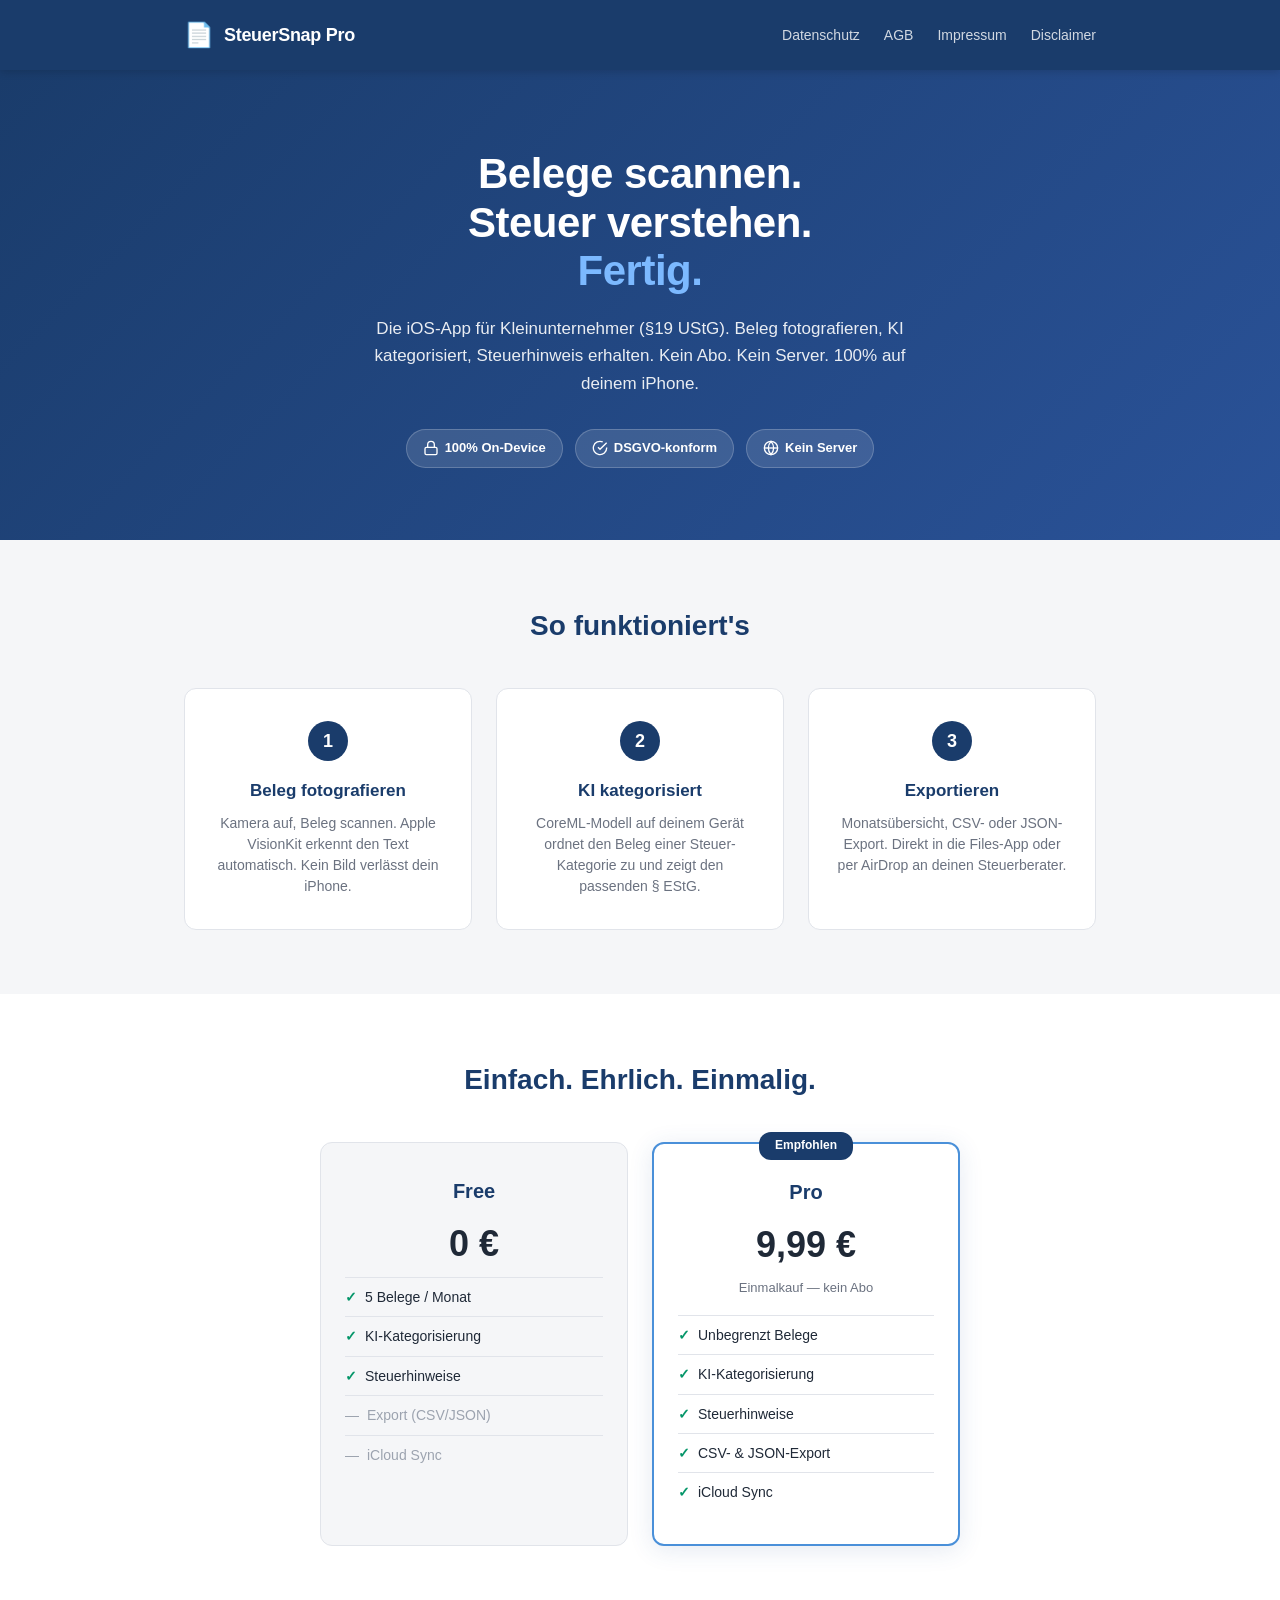
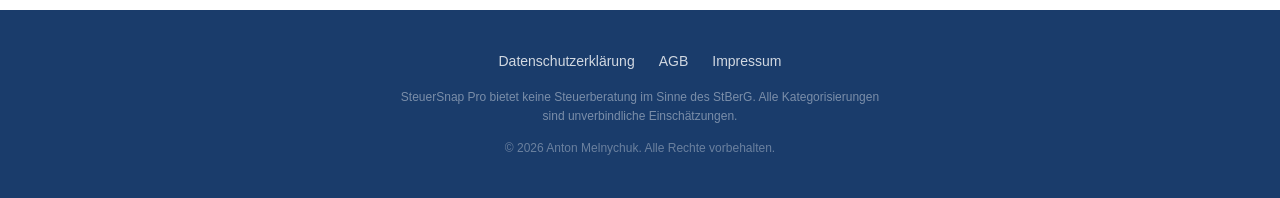
<file: index.html>
<!DOCTYPE html>
<html lang="de">
<head>
    <meta charset="UTF-8">
    <meta name="viewport" content="width=device-width, initial-scale=1.0">
    <title>SteuerSnap Pro — Belege scannen. Steuer verstehen. Fertig.</title>
    <meta name="description" content="SteuerSnap Pro ist die iOS-App für Kleinunternehmer (§19 UStG). Belege scannen, automatisch kategorisieren, exportieren. 100% On-Device, DSGVO-konform.">
    <link rel="stylesheet" href="style.css">
    <link rel="icon" type="image/svg+xml" href="data:image/svg+xml,<svg xmlns='http://www.w3.org/2000/svg' viewBox='0 0 100 100'><text y='.9em' font-size='90'>📄</text></svg>">
</head>
<body>
    <header class="site-header">
        <div class="container">
            <div class="logo">
                <span class="logo-icon">📄</span>
                <span class="logo-text">SteuerSnap Pro</span>
            </div>
            <nav>
                <a href="datenschutz.html">Datenschutz</a>
                <a href="agb.html">AGB</a>
                <a href="impressum.html">Impressum</a>
                <a href="disclaimer.html">Disclaimer</a>
            </nav>
        </div>
    </header>

    <main>
        <section class="hero">
            <div class="container">
                <h1>Belege scannen.<br>Steuer verstehen.<br><span class="accent">Fertig.</span></h1>
                <p class="subtitle">Die iOS-App für Kleinunternehmer (§19 UStG). Beleg fotografieren, KI kategorisiert, Steuerhinweis erhalten. Kein Abo. Kein Server. 100% auf deinem iPhone.</p>
                <div class="badges">
                    <span class="badge">
                        <svg width="16" height="16" viewBox="0 0 24 24" fill="none" stroke="currentColor" stroke-width="2"><rect x="3" y="11" width="18" height="11" rx="2" ry="2"/><path d="M7 11V7a5 5 0 0 1 10 0v4"/></svg>
                        100% On-Device
                    </span>
                    <span class="badge">
                        <svg width="16" height="16" viewBox="0 0 24 24" fill="none" stroke="currentColor" stroke-width="2"><path d="M22 11.08V12a10 10 0 1 1-5.93-9.14"/><polyline points="22 4 12 14.01 9 11.01"/></svg>
                        DSGVO-konform
                    </span>
                    <span class="badge">
                        <svg width="16" height="16" viewBox="0 0 24 24" fill="none" stroke="currentColor" stroke-width="2"><circle cx="12" cy="12" r="10"/><line x1="2" y1="12" x2="22" y2="12"/><path d="M12 2a15.3 15.3 0 0 1 4 10 15.3 15.3 0 0 1-4 10 15.3 15.3 0 0 1-4-10 15.3 15.3 0 0 1 4-10z"/></svg>
                        Kein Server
                    </span>
                </div>
            </div>
        </section>

        <section class="features">
            <div class="container">
                <h2>So funktioniert's</h2>
                <div class="feature-grid">
                    <div class="feature-card">
                        <div class="feature-number">1</div>
                        <h3>Beleg fotografieren</h3>
                        <p>Kamera auf, Beleg scannen. Apple VisionKit erkennt den Text automatisch. Kein Bild verlässt dein iPhone.</p>
                    </div>
                    <div class="feature-card">
                        <div class="feature-number">2</div>
                        <h3>KI kategorisiert</h3>
                        <p>CoreML-Modell auf deinem Gerät ordnet den Beleg einer Steuer-Kategorie zu und zeigt den passenden § EStG.</p>
                    </div>
                    <div class="feature-card">
                        <div class="feature-number">3</div>
                        <h3>Exportieren</h3>
                        <p>Monatsübersicht, CSV- oder JSON-Export. Direkt in die Files-App oder per AirDrop an deinen Steuerberater.</p>
                    </div>
                </div>
            </div>
        </section>

        <section class="pricing">
            <div class="container">
                <h2>Einfach. Ehrlich. Einmalig.</h2>
                <div class="pricing-grid">
                    <div class="price-card">
                        <h3>Free</h3>
                        <div class="price">0 &euro;</div>
                        <ul>
                            <li class="yes">5 Belege / Monat</li>
                            <li class="yes">KI-Kategorisierung</li>
                            <li class="yes">Steuerhinweise</li>
                            <li class="no">Export (CSV/JSON)</li>
                            <li class="no">iCloud Sync</li>
                        </ul>
                    </div>
                    <div class="price-card featured">
                        <div class="price-badge">Empfohlen</div>
                        <h3>Pro</h3>
                        <div class="price">9,99 &euro;</div>
                        <div class="price-note">Einmalkauf — kein Abo</div>
                        <ul>
                            <li class="yes">Unbegrenzt Belege</li>
                            <li class="yes">KI-Kategorisierung</li>
                            <li class="yes">Steuerhinweise</li>
                            <li class="yes">CSV- &amp; JSON-Export</li>
                            <li class="yes">iCloud Sync</li>
                        </ul>
                    </div>
                </div>
            </div>
        </section>
    </main>

    <footer>
        <div class="container">
            <div class="footer-links">
                <a href="datenschutz.html">Datenschutzerkl&auml;rung</a>
                <a href="agb.html">AGB</a>
                <a href="impressum.html">Impressum</a>
            </div>
            <p class="footer-note">SteuerSnap Pro bietet keine Steuerberatung im Sinne des StBerG. Alle Kategorisierungen sind unverbindliche Einsch&auml;tzungen.</p>
            <p class="footer-copy">&copy; 2026 Anton Melnychuk. Alle Rechte vorbehalten.</p>
        </div>
    </footer>
</body>
</html>
</file>
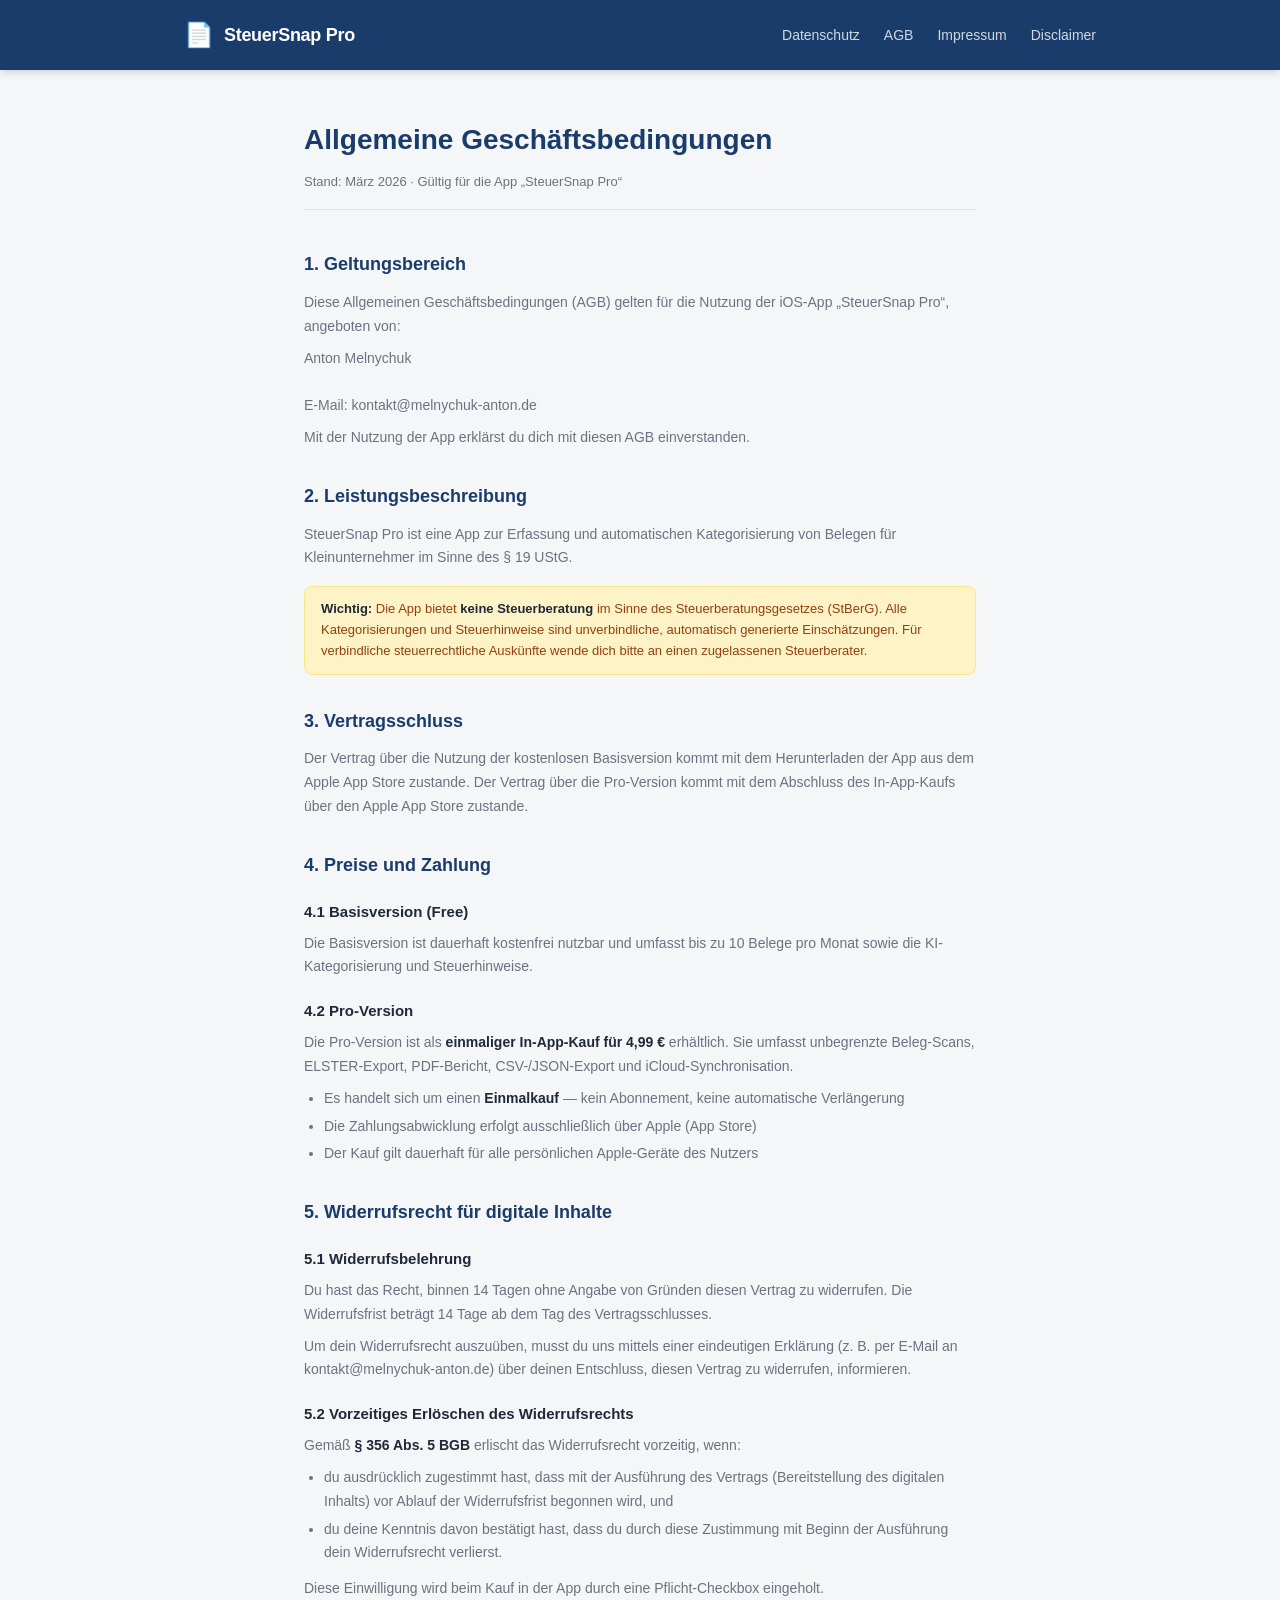
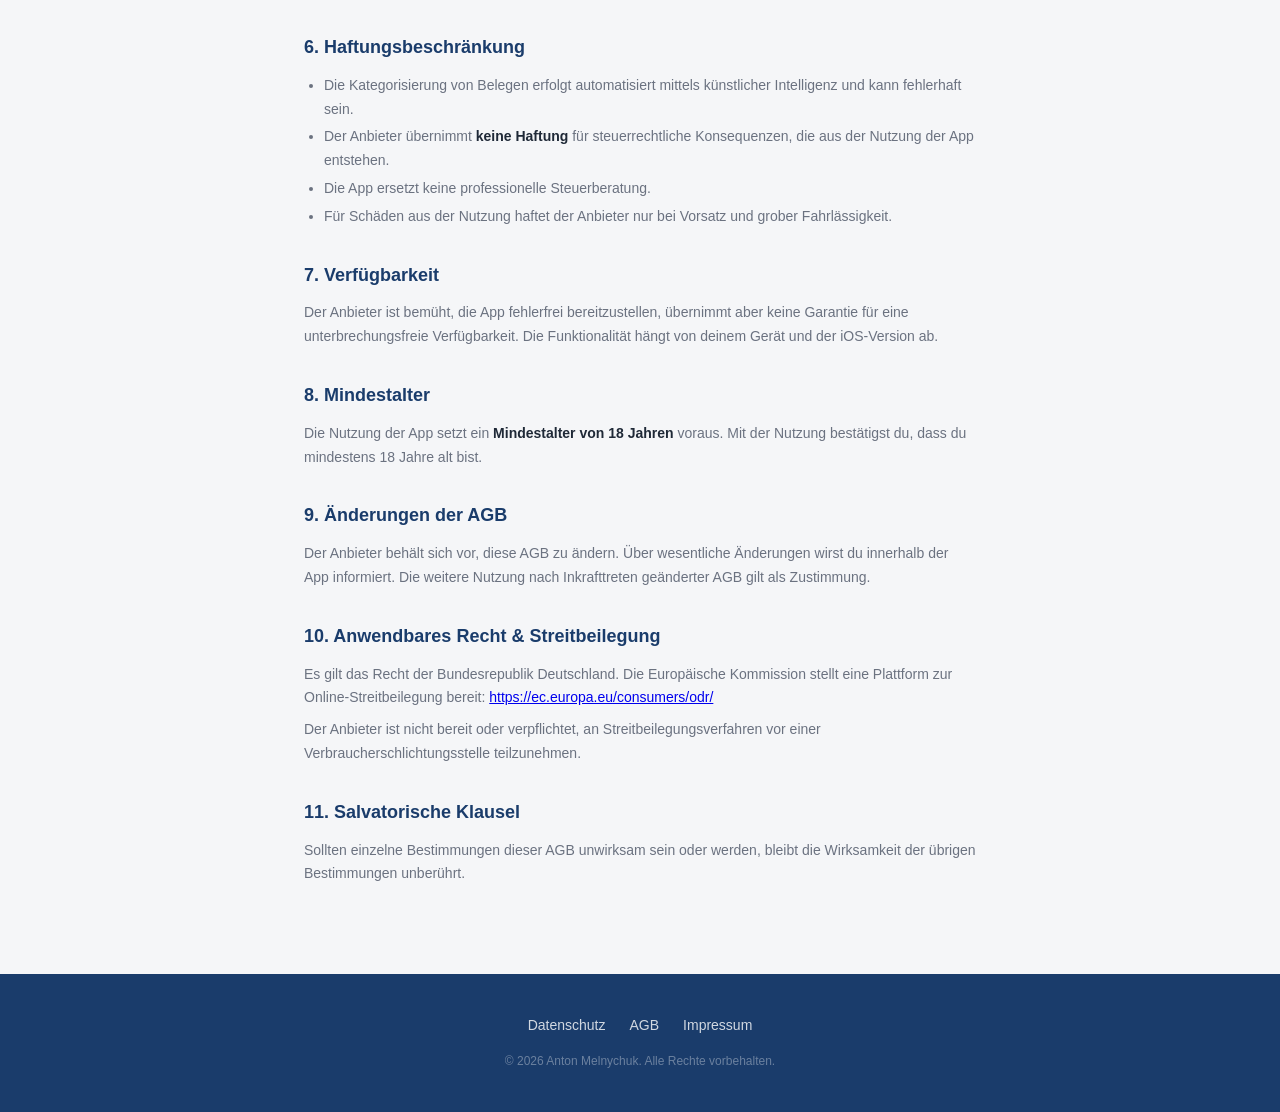
<file: agb.html>
<!DOCTYPE html>
<html lang="de">
<head>
    <meta charset="UTF-8">
    <meta name="viewport" content="width=device-width, initial-scale=1.0">
    <title>AGB — SteuerSnap Pro</title>
    <meta name="description" content="Allgemeine Gesch&auml;ftsbedingungen f&uuml;r SteuerSnap Pro.">
    <link rel="stylesheet" href="style.css">
</head>
<body>
    <header class="site-header">
        <div class="container">
            <a href="index.html" class="logo">
                <span class="logo-icon">📄</span>
                <span class="logo-text">SteuerSnap Pro</span>
            </a>
            <nav>
                <a href="datenschutz.html">Datenschutz</a>
                <a href="agb.html">AGB</a>
                <a href="impressum.html">Impressum</a>
                <a href="disclaimer.html">Disclaimer</a>
            </nav>
        </div>
    </header>

    <main class="legal-page">
        <div class="container">
            <h1>Allgemeine Gesch&auml;ftsbedingungen</h1>
            <p class="legal-meta">Stand: M&auml;rz 2026 &middot; G&uuml;ltig f&uuml;r die App &bdquo;SteuerSnap Pro&ldquo;</p>

            <h2>1. Geltungsbereich</h2>
            <p>Diese Allgemeinen Gesch&auml;ftsbedingungen (AGB) gelten f&uuml;r die Nutzung der iOS-App &bdquo;SteuerSnap Pro&ldquo;, angeboten von:</p>
            <p>
                Anton Melnychuk<br>
                <!-- [PRÜFEN: Adresse vor Launch einfügen] --><br>
                E-Mail: kontakt@melnychuk-anton.de
            </p>
            <p>Mit der Nutzung der App erkl&auml;rst du dich mit diesen AGB einverstanden.</p>

            <h2>2. Leistungsbeschreibung</h2>
            <p>SteuerSnap Pro ist eine App zur Erfassung und automatischen Kategorisierung von Belegen f&uuml;r Kleinunternehmer im Sinne des &sect; 19 UStG.</p>
            <div class="hinweis">
                <strong>Wichtig:</strong> Die App bietet <strong>keine Steuerberatung</strong> im Sinne des Steuerberatungsgesetzes (StBerG). Alle Kategorisierungen und Steuerhinweise sind unverbindliche, automatisch generierte Einsch&auml;tzungen. F&uuml;r verbindliche steuerrechtliche Ausk&uuml;nfte wende dich bitte an einen zugelassenen Steuerberater.
            </div>

            <h2>3. Vertragsschluss</h2>
            <p>Der Vertrag &uuml;ber die Nutzung der kostenlosen Basisversion kommt mit dem Herunterladen der App aus dem Apple App Store zustande. Der Vertrag &uuml;ber die Pro-Version kommt mit dem Abschluss des In-App-Kaufs &uuml;ber den Apple App Store zustande.</p>

            <h2>4. Preise und Zahlung</h2>
            <h3>4.1 Basisversion (Free)</h3>
            <p>Die Basisversion ist dauerhaft kostenfrei nutzbar und umfasst bis zu 10 Belege pro Monat sowie die KI-Kategorisierung und Steuerhinweise.</p>

            <h3>4.2 Pro-Version</h3>
            <p>Die Pro-Version ist als <strong>einmaliger In-App-Kauf f&uuml;r 4,99&nbsp;&euro;</strong> erh&auml;ltlich. Sie umfasst unbegrenzte Beleg-Scans, ELSTER-Export, PDF-Bericht, CSV-/JSON-Export und iCloud-Synchronisation.</p>
            <ul>
                <li>Es handelt sich um einen <strong>Einmalkauf</strong> &mdash; kein Abonnement, keine automatische Verl&auml;ngerung</li>
                <li>Die Zahlungsabwicklung erfolgt ausschlie&szlig;lich &uuml;ber Apple (App Store)</li>
                <li>Der Kauf gilt dauerhaft f&uuml;r alle pers&ouml;nlichen Apple-Ger&auml;te des Nutzers</li>
            </ul>


            <h2>5. Widerrufsrecht f&uuml;r digitale Inhalte</h2>
            <h3>5.1 Widerrufsbelehrung</h3>
            <p>Du hast das Recht, binnen 14 Tagen ohne Angabe von Gr&uuml;nden diesen Vertrag zu widerrufen. Die Widerrufsfrist betr&auml;gt 14 Tage ab dem Tag des Vertragsschlusses.</p>
            <p>Um dein Widerrufsrecht auszu&uuml;ben, musst du uns mittels einer eindeutigen Erkl&auml;rung (z.&nbsp;B. per E-Mail an kontakt@melnychuk-anton.de) &uuml;ber deinen Entschluss, diesen Vertrag zu widerrufen, informieren.</p>

            <h3>5.2 Vorzeitiges Erl&ouml;schen des Widerrufsrechts</h3>
            <p>Gem&auml;&szlig; <strong>&sect; 356 Abs. 5 BGB</strong> erlischt das Widerrufsrecht vorzeitig, wenn:</p>
            <ul>
                <li>du ausdr&uuml;cklich zugestimmt hast, dass mit der Ausf&uuml;hrung des Vertrags (Bereitstellung des digitalen Inhalts) vor Ablauf der Widerrufsfrist begonnen wird, und</li>
                <li>du deine Kenntnis davon best&auml;tigt hast, dass du durch diese Zustimmung mit Beginn der Ausf&uuml;hrung dein Widerrufsrecht verlierst.</li>
            </ul>
            <p>Diese Einwilligung wird beim Kauf in der App durch eine Pflicht-Checkbox eingeholt.</p>

            <h2>6. Haftungsbeschr&auml;nkung</h2>
            <ul>
                <li>Die Kategorisierung von Belegen erfolgt automatisiert mittels k&uuml;nstlicher Intelligenz und kann fehlerhaft sein.</li>
                <li>Der Anbieter &uuml;bernimmt <strong>keine Haftung</strong> f&uuml;r steuerrechtliche Konsequenzen, die aus der Nutzung der App entstehen.</li>
                <li>Die App ersetzt keine professionelle Steuerberatung.</li>
                <li>F&uuml;r Sch&auml;den aus der Nutzung haftet der Anbieter nur bei Vorsatz und grober Fahrl&auml;ssigkeit.</li>
            </ul>

            <h2>7. Verf&uuml;gbarkeit</h2>
            <p>Der Anbieter ist bem&uuml;ht, die App fehlerfrei bereitzustellen, &uuml;bernimmt aber keine Garantie f&uuml;r eine unterbrechungsfreie Verf&uuml;gbarkeit. Die Funktionalit&auml;t h&auml;ngt von deinem Ger&auml;t und der iOS-Version ab.</p>

            <h2>8. Mindestalter</h2>
            <p>Die Nutzung der App setzt ein <strong>Mindestalter von 18 Jahren</strong> voraus. Mit der Nutzung best&auml;tigst du, dass du mindestens 18 Jahre alt bist.</p>

            <h2>9. &Auml;nderungen der AGB</h2>
            <p>Der Anbieter beh&auml;lt sich vor, diese AGB zu &auml;ndern. &Uuml;ber wesentliche &Auml;nderungen wirst du innerhalb der App informiert. Die weitere Nutzung nach Inkrafttreten ge&auml;nderter AGB gilt als Zustimmung.</p>

            <h2>10. Anwendbares Recht &amp; Streitbeilegung</h2>
            <p>Es gilt das Recht der Bundesrepublik Deutschland. Die Europ&auml;ische Kommission stellt eine Plattform zur Online-Streitbeilegung bereit: <a href="https://ec.europa.eu/consumers/odr/" target="_blank" rel="noopener">https://ec.europa.eu/consumers/odr/</a></p>
            <p>Der Anbieter ist nicht bereit oder verpflichtet, an Streitbeilegungsverfahren vor einer Verbraucherschlichtungsstelle teilzunehmen.</p>

            <h2>11. Salvatorische Klausel</h2>
            <p>Sollten einzelne Bestimmungen dieser AGB unwirksam sein oder werden, bleibt die Wirksamkeit der &uuml;brigen Bestimmungen unber&uuml;hrt.</p>
        </div>
    </main>

    <footer>
        <div class="container">
            <div class="footer-links">
                <a href="datenschutz.html">Datenschutz</a>
                <a href="agb.html">AGB</a>
                <a href="impressum.html">Impressum</a>
            </div>
            <p class="footer-copy">&copy; 2026 Anton Melnychuk. Alle Rechte vorbehalten.</p>
        </div>
    </footer>
</body>
</html>
</file>
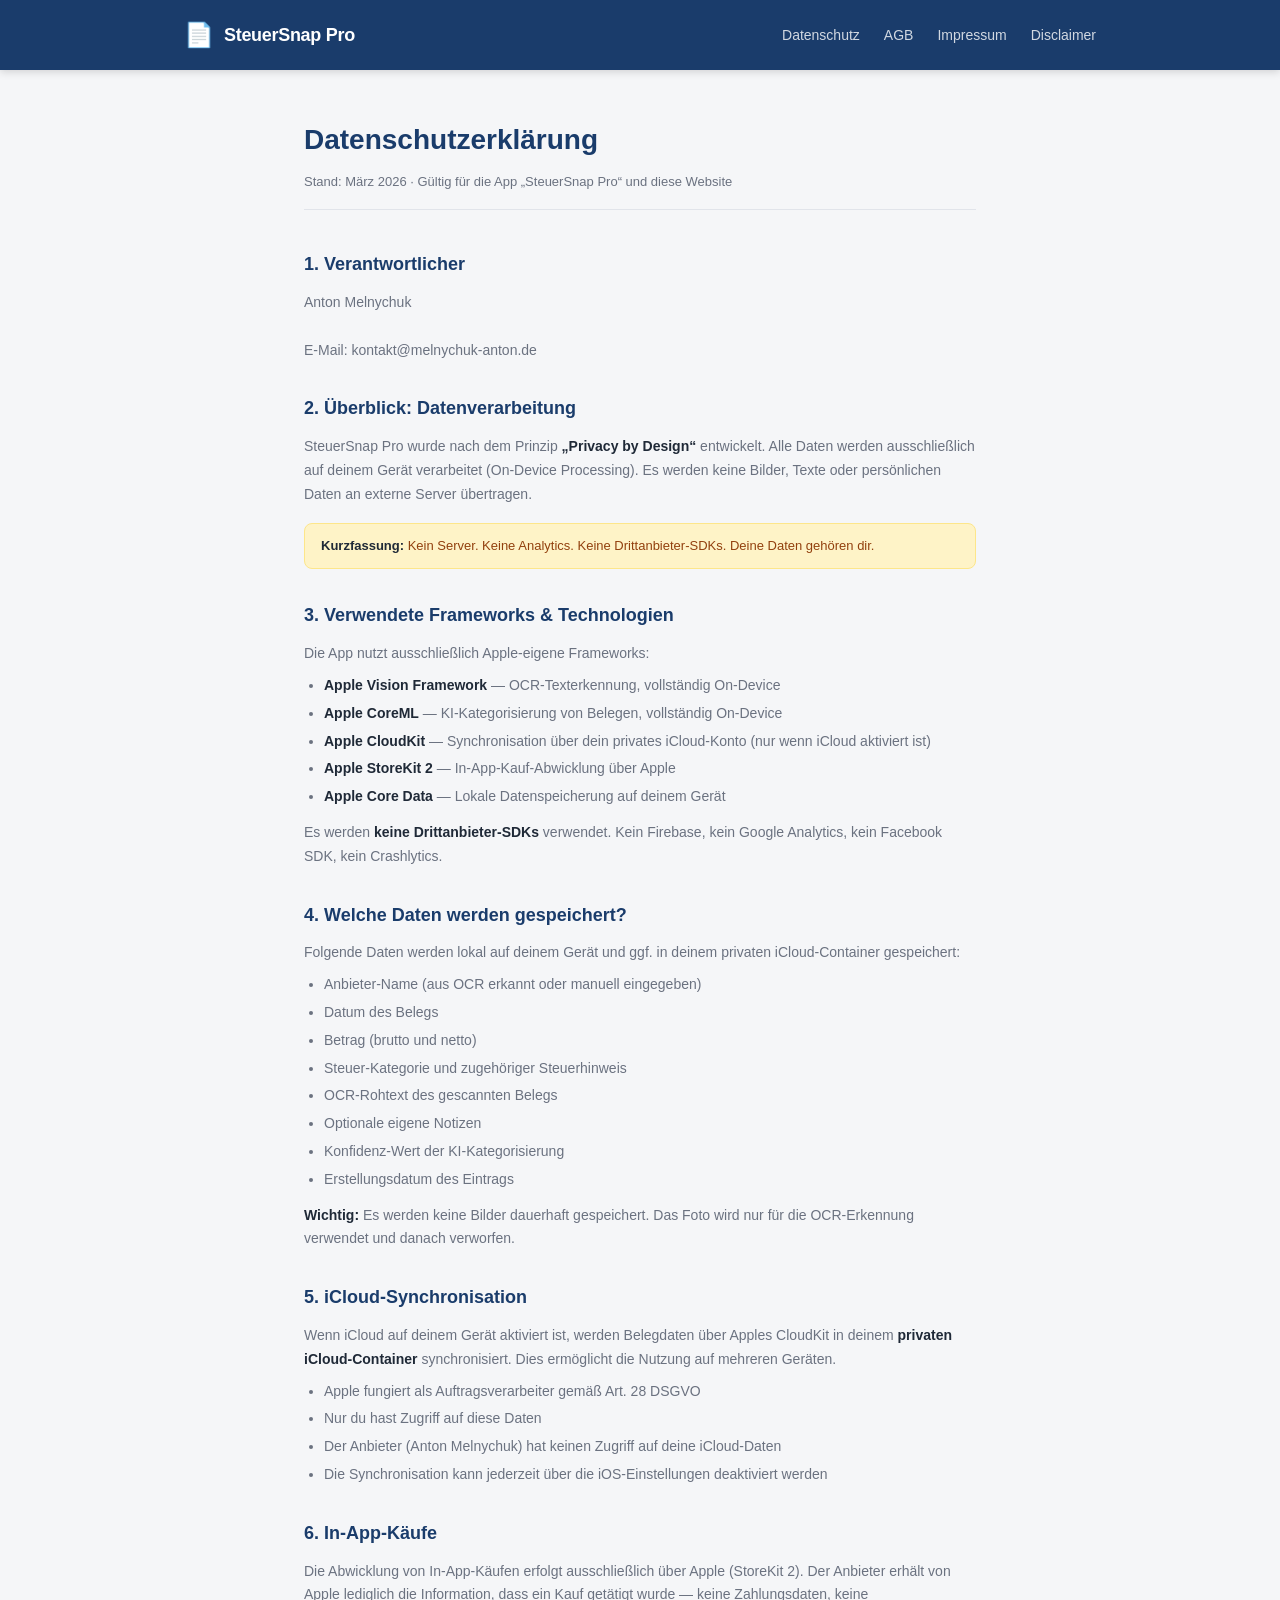
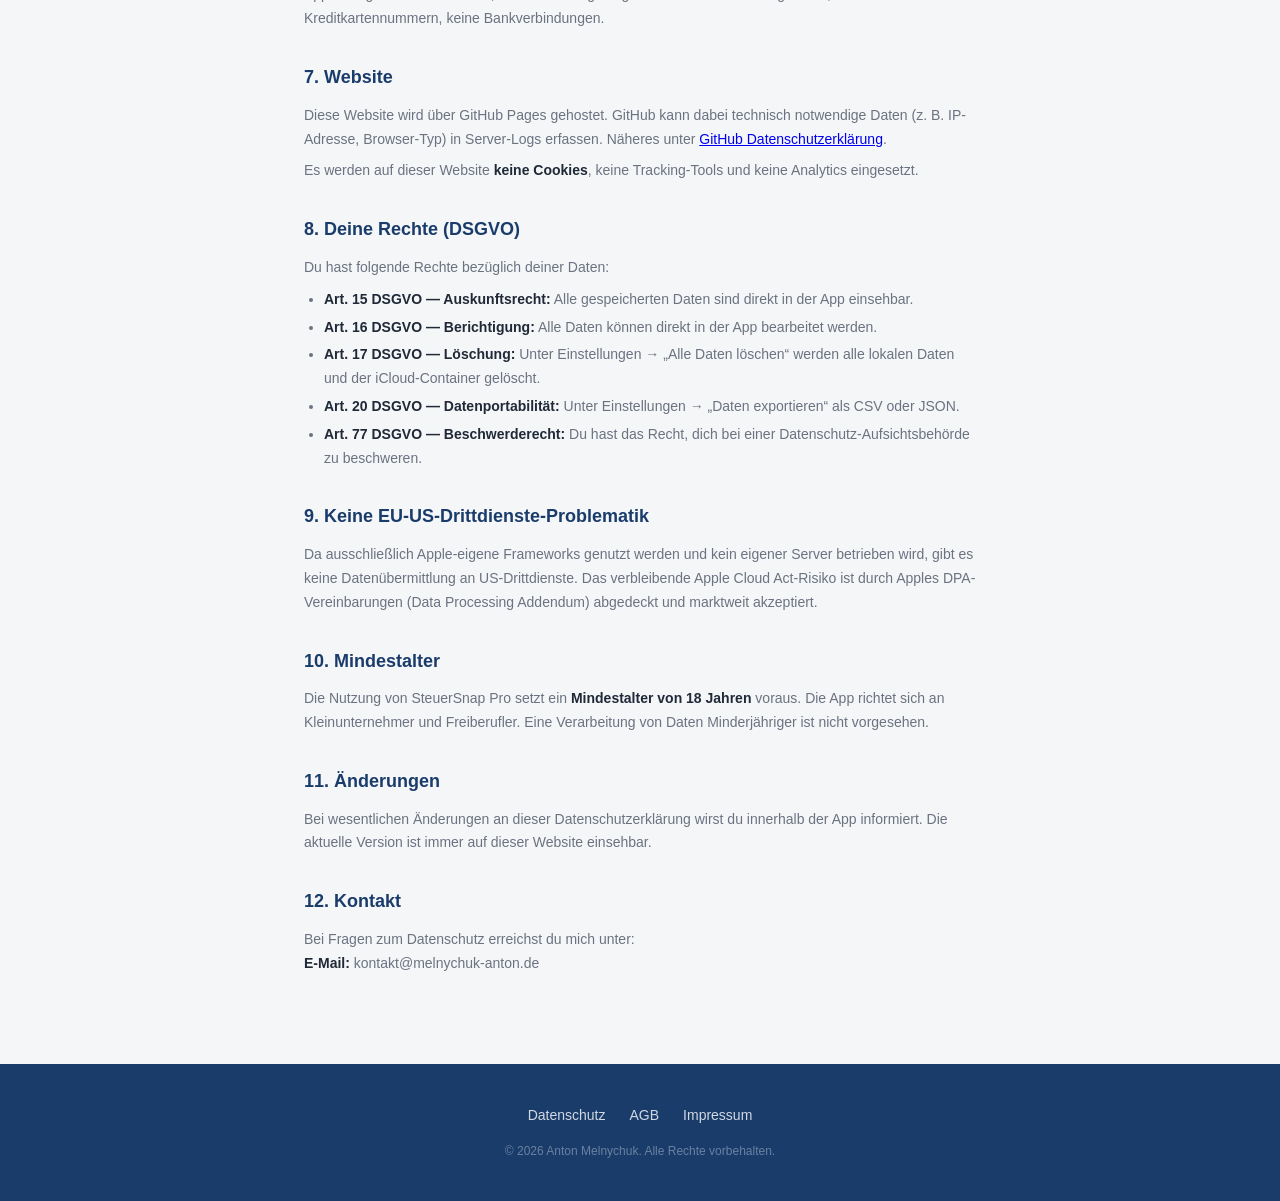
<file: datenschutz.html>
<!DOCTYPE html>
<html lang="de">
<head>
    <meta charset="UTF-8">
    <meta name="viewport" content="width=device-width, initial-scale=1.0">
    <title>Datenschutzerkl&auml;rung — SteuerSnap Pro</title>
    <meta name="description" content="Datenschutzerkl&auml;rung f&uuml;r SteuerSnap Pro. DSGVO-konform, 100% On-Device.">
    <link rel="stylesheet" href="style.css">
</head>
<body>
    <header class="site-header">
        <div class="container">
            <a href="index.html" class="logo">
                <span class="logo-icon">📄</span>
                <span class="logo-text">SteuerSnap Pro</span>
            </a>
            <nav>
                <a href="datenschutz.html">Datenschutz</a>
                <a href="agb.html">AGB</a>
                <a href="impressum.html">Impressum</a>
                <a href="disclaimer.html">Disclaimer</a>
            </nav>
        </div>
    </header>

    <main class="legal-page">
        <div class="container">
            <h1>Datenschutzerkl&auml;rung</h1>
            <p class="legal-meta">Stand: M&auml;rz 2026 &middot; G&uuml;ltig f&uuml;r die App &bdquo;SteuerSnap Pro&ldquo; und diese Website</p>

            <h2>1. Verantwortlicher</h2>
            <p>
                Anton Melnychuk<br>
                <!-- [PRÜFEN: Adresse vor Launch einfügen] --><br>
                E-Mail: kontakt@melnychuk-anton.de
            </p>

            <h2>2. &Uuml;berblick: Datenverarbeitung</h2>
            <p>SteuerSnap Pro wurde nach dem Prinzip <strong>&bdquo;Privacy by Design&ldquo;</strong> entwickelt. Alle Daten werden ausschlie&szlig;lich auf deinem Ger&auml;t verarbeitet (On-Device Processing). Es werden keine Bilder, Texte oder pers&ouml;nlichen Daten an externe Server &uuml;bertragen.</p>

            <div class="hinweis">
                <strong>Kurzfassung:</strong> Kein Server. Keine Analytics. Keine Drittanbieter-SDKs. Deine Daten geh&ouml;ren dir.
            </div>

            <h2>3. Verwendete Frameworks &amp; Technologien</h2>
            <p>Die App nutzt ausschlie&szlig;lich Apple-eigene Frameworks:</p>
            <ul>
                <li><strong>Apple Vision Framework</strong> &mdash; OCR-Texterkennung, vollst&auml;ndig On-Device</li>
                <li><strong>Apple CoreML</strong> &mdash; KI-Kategorisierung von Belegen, vollst&auml;ndig On-Device</li>
                <li><strong>Apple CloudKit</strong> &mdash; Synchronisation &uuml;ber dein privates iCloud-Konto (nur wenn iCloud aktiviert ist)</li>
                <li><strong>Apple StoreKit 2</strong> &mdash; In-App-Kauf-Abwicklung &uuml;ber Apple</li>
                <li><strong>Apple Core Data</strong> &mdash; Lokale Datenspeicherung auf deinem Ger&auml;t</li>
            </ul>
            <p>Es werden <strong>keine Drittanbieter-SDKs</strong> verwendet. Kein Firebase, kein Google Analytics, kein Facebook SDK, kein Crashlytics.</p>

            <h2>4. Welche Daten werden gespeichert?</h2>
            <p>Folgende Daten werden lokal auf deinem Ger&auml;t und ggf. in deinem privaten iCloud-Container gespeichert:</p>
            <ul>
                <li>Anbieter-Name (aus OCR erkannt oder manuell eingegeben)</li>
                <li>Datum des Belegs</li>
                <li>Betrag (brutto und netto)</li>
                <li>Steuer-Kategorie und zugeh&ouml;riger Steuerhinweis</li>
                <li>OCR-Rohtext des gescannten Belegs</li>
                <li>Optionale eigene Notizen</li>
                <li>Konfidenz-Wert der KI-Kategorisierung</li>
                <li>Erstellungsdatum des Eintrags</li>
            </ul>
            <p><strong>Wichtig:</strong> Es werden keine Bilder dauerhaft gespeichert. Das Foto wird nur f&uuml;r die OCR-Erkennung verwendet und danach verworfen.</p>

            <h2>5. iCloud-Synchronisation</h2>
            <p>Wenn iCloud auf deinem Ger&auml;t aktiviert ist, werden Belegdaten &uuml;ber Apples CloudKit in deinem <strong>privaten iCloud-Container</strong> synchronisiert. Dies erm&ouml;glicht die Nutzung auf mehreren Ger&auml;ten.</p>
            <ul>
                <li>Apple fungiert als Auftragsverarbeiter gem&auml;&szlig; Art. 28 DSGVO</li>
                <li>Nur du hast Zugriff auf diese Daten</li>
                <li>Der Anbieter (Anton Melnychuk) hat keinen Zugriff auf deine iCloud-Daten</li>
                <li>Die Synchronisation kann jederzeit &uuml;ber die iOS-Einstellungen deaktiviert werden</li>
            </ul>

            <h2>6. In-App-K&auml;ufe</h2>
            <p>Die Abwicklung von In-App-K&auml;ufen erfolgt ausschlie&szlig;lich &uuml;ber Apple (StoreKit 2). Der Anbieter erh&auml;lt von Apple lediglich die Information, dass ein Kauf get&auml;tigt wurde &mdash; keine Zahlungsdaten, keine Kreditkartennummern, keine Bankverbindungen.</p>

            <h2>7. Website</h2>
            <p>Diese Website wird &uuml;ber GitHub Pages gehostet. GitHub kann dabei technisch notwendige Daten (z.&nbsp;B. IP-Adresse, Browser-Typ) in Server-Logs erfassen. N&auml;heres unter <a href="https://docs.github.com/de/site-policy/privacy-policies/github-general-privacy-statement" target="_blank" rel="noopener">GitHub Datenschutzerkl&auml;rung</a>.</p>
            <p>Es werden auf dieser Website <strong>keine Cookies</strong>, keine Tracking-Tools und keine Analytics eingesetzt.</p>

            <h2>8. Deine Rechte (DSGVO)</h2>
            <p>Du hast folgende Rechte bez&uuml;glich deiner Daten:</p>
            <ul>
                <li><strong>Art. 15 DSGVO &mdash; Auskunftsrecht:</strong> Alle gespeicherten Daten sind direkt in der App einsehbar.</li>
                <li><strong>Art. 16 DSGVO &mdash; Berichtigung:</strong> Alle Daten k&ouml;nnen direkt in der App bearbeitet werden.</li>
                <li><strong>Art. 17 DSGVO &mdash; L&ouml;schung:</strong> Unter Einstellungen &rarr; &bdquo;Alle Daten l&ouml;schen&ldquo; werden alle lokalen Daten und der iCloud-Container gel&ouml;scht.</li>
                <li><strong>Art. 20 DSGVO &mdash; Datenportabilit&auml;t:</strong> Unter Einstellungen &rarr; &bdquo;Daten exportieren&ldquo; als CSV oder JSON.</li>
                <li><strong>Art. 77 DSGVO &mdash; Beschwerderecht:</strong> Du hast das Recht, dich bei einer Datenschutz-Aufsichtsbeh&ouml;rde zu beschweren.</li>
            </ul>

            <h2>9. Keine EU-US-Drittdienste-Problematik</h2>
            <p>Da ausschlie&szlig;lich Apple-eigene Frameworks genutzt werden und kein eigener Server betrieben wird, gibt es keine Daten&uuml;bermittlung an US-Drittdienste. Das verbleibende Apple Cloud Act-Risiko ist durch Apples DPA-Vereinbarungen (Data Processing Addendum) abgedeckt und marktweit akzeptiert.</p>

            <h2>10. Mindestalter</h2>
            <p>Die Nutzung von SteuerSnap Pro setzt ein <strong>Mindestalter von 18 Jahren</strong> voraus. Die App richtet sich an Kleinunternehmer und Freiberufler. Eine Verarbeitung von Daten Minderj&auml;hriger ist nicht vorgesehen.</p>

            <h2>11. &Auml;nderungen</h2>
            <p>Bei wesentlichen &Auml;nderungen an dieser Datenschutzerkl&auml;rung wirst du innerhalb der App informiert. Die aktuelle Version ist immer auf dieser Website einsehbar.</p>

            <h2>12. Kontakt</h2>
            <p>Bei Fragen zum Datenschutz erreichst du mich unter:<br>
            <strong>E-Mail:</strong> kontakt@melnychuk-anton.de</p>
        </div>
    </main>

    <footer>
        <div class="container">
            <div class="footer-links">
                <a href="datenschutz.html">Datenschutz</a>
                <a href="agb.html">AGB</a>
                <a href="impressum.html">Impressum</a>
            </div>
            <p class="footer-copy">&copy; 2026 Anton Melnychuk. Alle Rechte vorbehalten.</p>
        </div>
    </footer>
</body>
</html>
</file>
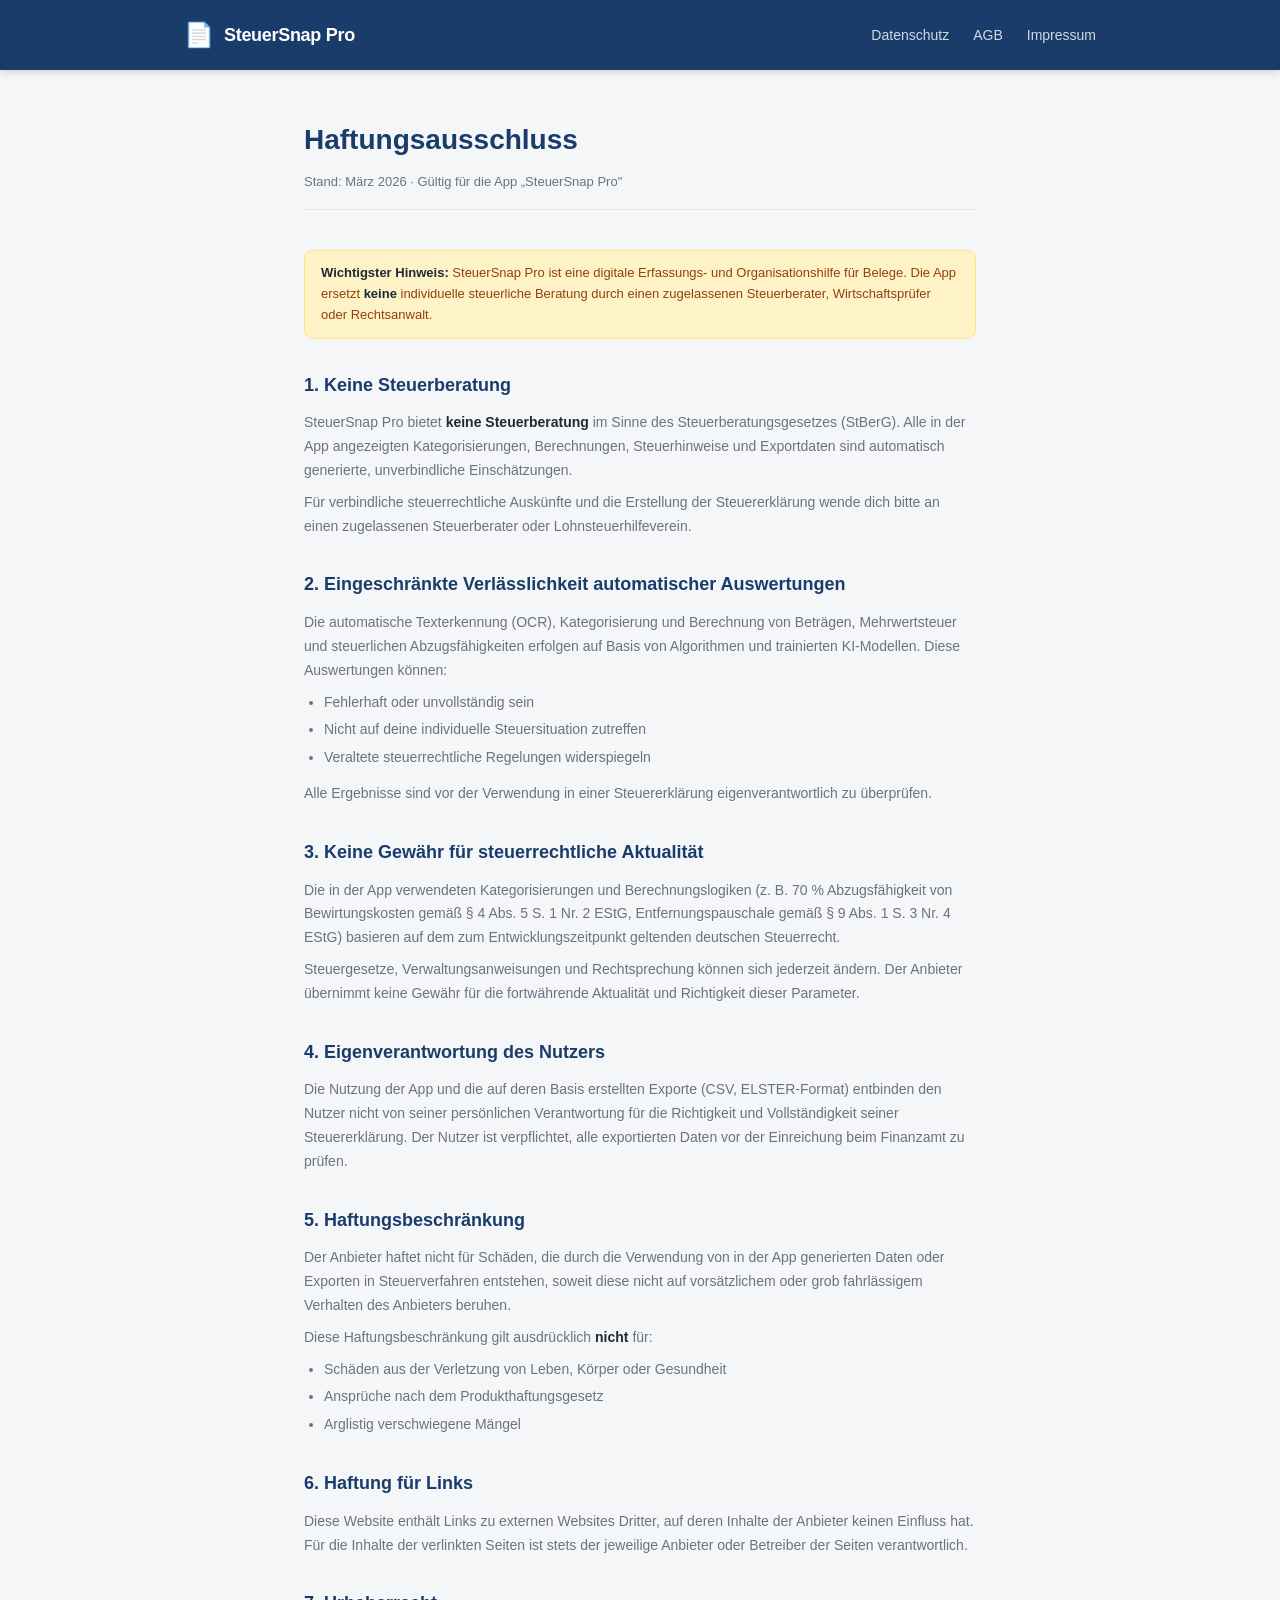
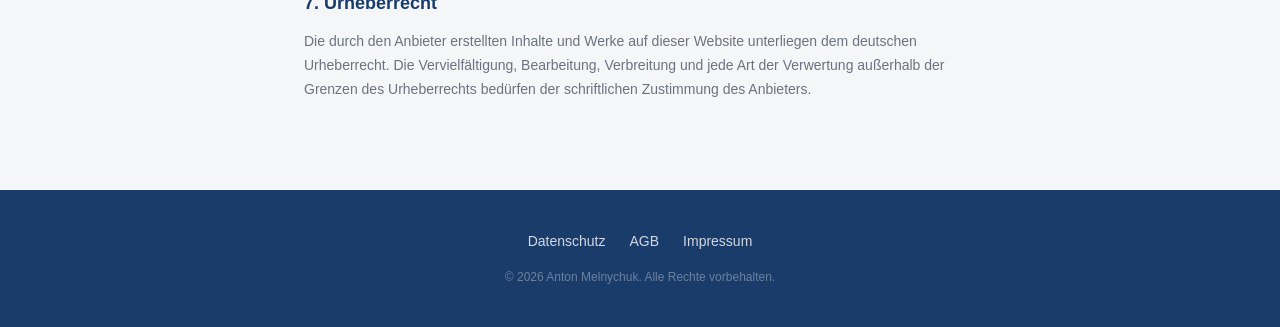
<file: disclaimer.html>
<!DOCTYPE html>
<html lang="de">
<head>
    <meta charset="UTF-8">
    <meta name="viewport" content="width=device-width, initial-scale=1.0">
    <title>Haftungsausschluss — SteuerSnap Pro</title>
    <meta name="description" content="Haftungsausschluss und rechtliche Hinweise für SteuerSnap Pro. Keine Steuerberatung.">
    <link rel="stylesheet" href="style.css">
</head>
<body>
    <header class="site-header">
        <div class="container">
            <a href="index.html" class="logo">
                <span class="logo-icon">📄</span>
                <span class="logo-text">SteuerSnap Pro</span>
            </a>
            <nav>
                <a href="datenschutz.html">Datenschutz</a>
                <a href="agb.html">AGB</a>
                <a href="impressum.html">Impressum</a>
            </nav>
        </div>
    </header>

    <main class="legal-page">
        <div class="container">
            <h1>Haftungsausschluss</h1>
            <p class="legal-meta">Stand: März 2026 · Gültig für die App „SteuerSnap Pro"</p>

            <div class="hinweis">
                <strong>Wichtigster Hinweis:</strong> SteuerSnap Pro ist eine digitale Erfassungs- und Organisationshilfe für Belege. Die App ersetzt <strong>keine</strong> individuelle steuerliche Beratung durch einen zugelassenen Steuerberater, Wirtschaftsprüfer oder Rechtsanwalt.
            </div>

            <h2>1. Keine Steuerberatung</h2>
            <p>SteuerSnap Pro bietet <strong>keine Steuerberatung</strong> im Sinne des Steuerberatungsgesetzes (StBerG). Alle in der App angezeigten Kategorisierungen, Berechnungen, Steuerhinweise und Exportdaten sind automatisch generierte, unverbindliche Einschätzungen.</p>
            <p>Für verbindliche steuerrechtliche Auskünfte und die Erstellung der Steuererklärung wende dich bitte an einen zugelassenen Steuerberater oder Lohnsteuerhilfeverein.</p>

            <h2>2. Eingeschränkte Verlässlichkeit automatischer Auswertungen</h2>
            <p>Die automatische Texterkennung (OCR), Kategorisierung und Berechnung von Beträgen, Mehrwertsteuer und steuerlichen Abzugsfähigkeiten erfolgen auf Basis von Algorithmen und trainierten KI-Modellen. Diese Auswertungen können:</p>
            <ul>
                <li>Fehlerhaft oder unvollständig sein</li>
                <li>Nicht auf deine individuelle Steuersituation zutreffen</li>
                <li>Veraltete steuerrechtliche Regelungen widerspiegeln</li>
            </ul>
            <p>Alle Ergebnisse sind vor der Verwendung in einer Steuererklärung eigenverantwortlich zu überprüfen.</p>

            <h2>3. Keine Gewähr für steuerrechtliche Aktualität</h2>
            <p>Die in der App verwendeten Kategorisierungen und Berechnungslogiken (z.&nbsp;B. 70&nbsp;% Abzugsfähigkeit von Bewirtungskosten gemäß § 4 Abs. 5 S. 1 Nr. 2 EStG, Entfernungspauschale gemäß § 9 Abs. 1 S. 3 Nr. 4 EStG) basieren auf dem zum Entwicklungszeitpunkt geltenden deutschen Steuerrecht.</p>
            <p>Steuergesetze, Verwaltungsanweisungen und Rechtsprechung können sich jederzeit ändern. Der Anbieter übernimmt keine Gewähr für die fortwährende Aktualität und Richtigkeit dieser Parameter.</p>

            <h2>4. Eigenverantwortung des Nutzers</h2>
            <p>Die Nutzung der App und die auf deren Basis erstellten Exporte (CSV, ELSTER-Format) entbinden den Nutzer nicht von seiner persönlichen Verantwortung für die Richtigkeit und Vollständigkeit seiner Steuererklärung. Der Nutzer ist verpflichtet, alle exportierten Daten vor der Einreichung beim Finanzamt zu prüfen.</p>

            <h2>5. Haftungsbeschränkung</h2>
            <p>Der Anbieter haftet nicht für Schäden, die durch die Verwendung von in der App generierten Daten oder Exporten in Steuerverfahren entstehen, soweit diese nicht auf vorsätzlichem oder grob fahrlässigem Verhalten des Anbieters beruhen.</p>
            <p>Diese Haftungsbeschränkung gilt ausdrücklich <strong>nicht</strong> für:</p>
            <ul>
                <li>Schäden aus der Verletzung von Leben, Körper oder Gesundheit</li>
                <li>Ansprüche nach dem Produkthaftungsgesetz</li>
                <li>Arglistig verschwiegene Mängel</li>
            </ul>

            <h2>6. Haftung für Links</h2>
            <p>Diese Website enthält Links zu externen Websites Dritter, auf deren Inhalte der Anbieter keinen Einfluss hat. Für die Inhalte der verlinkten Seiten ist stets der jeweilige Anbieter oder Betreiber der Seiten verantwortlich.</p>

            <h2>7. Urheberrecht</h2>
            <p>Die durch den Anbieter erstellten Inhalte und Werke auf dieser Website unterliegen dem deutschen Urheberrecht. Die Vervielfältigung, Bearbeitung, Verbreitung und jede Art der Verwertung außerhalb der Grenzen des Urheberrechts bedürfen der schriftlichen Zustimmung des Anbieters.</p>
        </div>
    </main>

    <footer>
        <div class="container">
            <div class="footer-links">
                <a href="datenschutz.html">Datenschutz</a>
                <a href="agb.html">AGB</a>
                <a href="impressum.html">Impressum</a>
            </div>
            <p class="footer-copy">&copy; 2026 Anton Melnychuk. Alle Rechte vorbehalten.</p>
        </div>
    </footer>
</body>
</html>
</file>
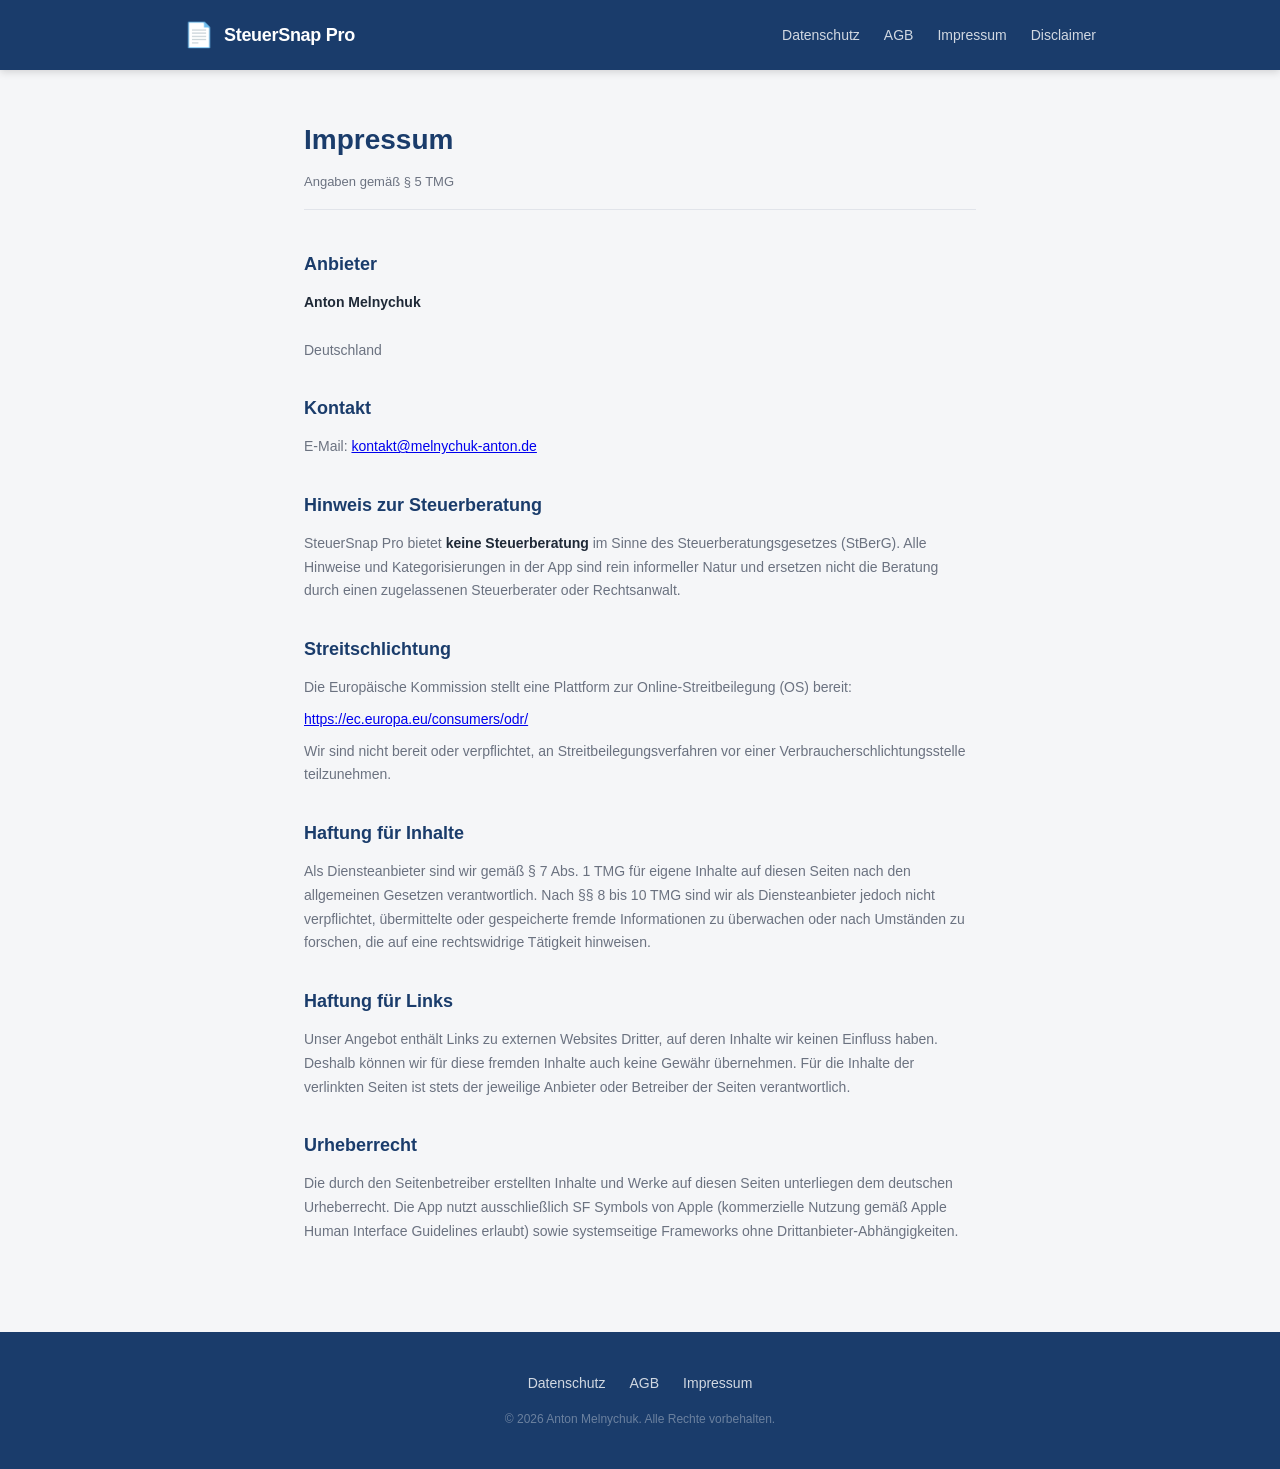
<file: impressum.html>
<!DOCTYPE html>
<html lang="de">
<head>
    <meta charset="UTF-8">
    <meta name="viewport" content="width=device-width, initial-scale=1.0">
    <title>Impressum — SteuerSnap Pro</title>
    <meta name="description" content="Impressum von SteuerSnap Pro gem&auml;&szlig; &sect; 5 TMG.">
    <link rel="stylesheet" href="style.css">
</head>
<body>
    <header class="site-header">
        <div class="container">
            <a href="index.html" class="logo">
                <span class="logo-icon">📄</span>
                <span class="logo-text">SteuerSnap Pro</span>
            </a>
            <nav>
                <a href="datenschutz.html">Datenschutz</a>
                <a href="agb.html">AGB</a>
                <a href="impressum.html">Impressum</a>
                <a href="disclaimer.html">Disclaimer</a>
            </nav>
        </div>
    </header>

    <main class="legal-page">
        <div class="container">
            <h1>Impressum</h1>
            <p class="legal-meta">Angaben gem&auml;&szlig; &sect; 5 TMG</p>

            <h2>Anbieter</h2>
            <p>
                <strong>Anton Melnychuk</strong><br>
                <!-- [PRÜFEN: vollständige Adresse vor Launch eintragen] --><br>
                Deutschland
            </p>

            <h2>Kontakt</h2>
            <p>
                E-Mail: <a href="mailto:kontakt@melnychuk-anton.de">kontakt@melnychuk-anton.de</a>
            </p>

            <h2>Hinweis zur Steuerberatung</h2>
            <p>SteuerSnap Pro bietet <strong>keine Steuerberatung</strong> im Sinne des Steuerberatungsgesetzes (StBerG). Alle Hinweise und Kategorisierungen in der App sind rein informeller Natur und ersetzen nicht die Beratung durch einen zugelassenen Steuerberater oder Rechtsanwalt.</p>

            <h2>Streitschlichtung</h2>
            <p>Die Europ&auml;ische Kommission stellt eine Plattform zur Online-Streitbeilegung (OS) bereit:</p>
            <p><a href="https://ec.europa.eu/consumers/odr/" target="_blank" rel="noopener">https://ec.europa.eu/consumers/odr/</a></p>
            <p>Wir sind nicht bereit oder verpflichtet, an Streitbeilegungsverfahren vor einer Verbraucherschlichtungsstelle teilzunehmen.</p>

            <h2>Haftung f&uuml;r Inhalte</h2>
            <p>Als Diensteanbieter sind wir gem&auml;&szlig; &sect; 7 Abs. 1 TMG f&uuml;r eigene Inhalte auf diesen Seiten nach den allgemeinen Gesetzen verantwortlich. Nach &sect;&sect; 8 bis 10 TMG sind wir als Diensteanbieter jedoch nicht verpflichtet, &uuml;bermittelte oder gespeicherte fremde Informationen zu &uuml;berwachen oder nach Umst&auml;nden zu forschen, die auf eine rechtswidrige T&auml;tigkeit hinweisen.</p>

            <h2>Haftung f&uuml;r Links</h2>
            <p>Unser Angebot enth&auml;lt Links zu externen Websites Dritter, auf deren Inhalte wir keinen Einfluss haben. Deshalb k&ouml;nnen wir f&uuml;r diese fremden Inhalte auch keine Gew&auml;hr &uuml;bernehmen. F&uuml;r die Inhalte der verlinkten Seiten ist stets der jeweilige Anbieter oder Betreiber der Seiten verantwortlich.</p>

            <h2>Urheberrecht</h2>
            <p>Die durch den Seitenbetreiber erstellten Inhalte und Werke auf diesen Seiten unterliegen dem deutschen Urheberrecht. Die App nutzt ausschlie&szlig;lich SF Symbols von Apple (kommerzielle Nutzung gem&auml;&szlig; Apple Human Interface Guidelines erlaubt) sowie systemseitige Frameworks ohne Drittanbieter-Abh&auml;ngigkeiten.</p>
        </div>
    </main>

    <footer>
        <div class="container">
            <div class="footer-links">
                <a href="datenschutz.html">Datenschutz</a>
                <a href="agb.html">AGB</a>
                <a href="impressum.html">Impressum</a>
            </div>
            <p class="footer-copy">&copy; 2026 Anton Melnychuk. Alle Rechte vorbehalten.</p>
        </div>
    </footer>
</body>
</html>
</file>
<file: style.css>
/* ─── SteuerSnap Pro — Website Stylesheet ───────────────────────────────── */
/* Design: Behördlich-sachlich, Dunkelblau + Weiß, SF Pro-ähnlich           */

:root {
    --blau-dunkel: #1A3C6B;
    --blau-mittel: #2A5298;
    --blau-hell: #3D6BB5;
    --blau-accent: #4A90D9;
    --grau-hintergrund: #F5F6F8;
    --grau-karte: #FFFFFF;
    --grau-rand: #E1E4EA;
    --grau-text: #6B7280;
    --text-dunkel: #1F2937;
    --text-hell: #FFFFFF;
    --success: #059669;
    --muted: #9CA3AF;
    --radius: 12px;
    --radius-sm: 8px;
    --max-width: 960px;
}

* {
    margin: 0;
    padding: 0;
    box-sizing: border-box;
}

body {
    font-family: -apple-system, BlinkMacSystemFont, "SF Pro Text", "Segoe UI", Roboto, Helvetica, Arial, sans-serif;
    color: var(--text-dunkel);
    background: var(--grau-hintergrund);
    line-height: 1.6;
    -webkit-font-smoothing: antialiased;
}

.container {
    max-width: var(--max-width);
    margin: 0 auto;
    padding: 0 24px;
}

/* ─── Header ────────────────────────────────────────────────────────────── */

.site-header {
    background: var(--blau-dunkel);
    padding: 16px 0;
    position: sticky;
    top: 0;
    z-index: 100;
    box-shadow: 0 2px 8px rgba(0, 0, 0, 0.15);
}

.site-header .container {
    display: flex;
    justify-content: space-between;
    align-items: center;
}

.logo {
    display: flex;
    align-items: center;
    gap: 10px;
    text-decoration: none;
    color: var(--text-hell);
}

.logo-icon {
    font-size: 24px;
}

.logo-text {
    font-size: 18px;
    font-weight: 700;
    letter-spacing: -0.3px;
    color: var(--text-hell);
}

nav {
    display: flex;
    gap: 24px;
}

nav a {
    color: rgba(255, 255, 255, 0.8);
    text-decoration: none;
    font-size: 14px;
    font-weight: 500;
    transition: color 0.2s;
}

nav a:hover {
    color: var(--text-hell);
}

/* ─── Hero ──────────────────────────────────────────────────────────────── */

.hero {
    background: linear-gradient(135deg, var(--blau-dunkel) 0%, var(--blau-mittel) 100%);
    padding: 80px 0 72px;
    text-align: center;
    color: var(--text-hell);
}

.hero h1 {
    font-size: 42px;
    font-weight: 800;
    line-height: 1.15;
    letter-spacing: -0.5px;
    margin-bottom: 20px;
}

.hero .accent {
    color: #7CB9FF;
}

.hero .subtitle {
    font-size: 17px;
    line-height: 1.6;
    max-width: 580px;
    margin: 0 auto 32px;
    opacity: 0.9;
}

.badges {
    display: flex;
    justify-content: center;
    gap: 12px;
    flex-wrap: wrap;
}

.badge {
    display: inline-flex;
    align-items: center;
    gap: 6px;
    padding: 8px 16px;
    background: rgba(255, 255, 255, 0.12);
    border: 1px solid rgba(255, 255, 255, 0.2);
    border-radius: 20px;
    font-size: 13px;
    font-weight: 600;
}

/* ─── Features ──────────────────────────────────────────────────────────── */

.features {
    padding: 64px 0;
}

.features h2,
.pricing h2 {
    text-align: center;
    font-size: 28px;
    font-weight: 700;
    margin-bottom: 40px;
    color: var(--blau-dunkel);
}

.feature-grid {
    display: grid;
    grid-template-columns: repeat(3, 1fr);
    gap: 24px;
}

.feature-card {
    background: var(--grau-karte);
    border: 1px solid var(--grau-rand);
    border-radius: var(--radius);
    padding: 32px 24px;
    text-align: center;
}

.feature-number {
    width: 40px;
    height: 40px;
    border-radius: 50%;
    background: var(--blau-dunkel);
    color: var(--text-hell);
    font-size: 18px;
    font-weight: 700;
    display: inline-flex;
    align-items: center;
    justify-content: center;
    margin-bottom: 16px;
}

.feature-card h3 {
    font-size: 17px;
    font-weight: 700;
    margin-bottom: 8px;
    color: var(--blau-dunkel);
}

.feature-card p {
    font-size: 14px;
    color: var(--grau-text);
    line-height: 1.5;
}

/* ─── Pricing ───────────────────────────────────────────────────────────── */

.pricing {
    padding: 64px 0;
    background: white;
}

.pricing-grid {
    display: grid;
    grid-template-columns: repeat(2, 1fr);
    gap: 24px;
    max-width: 640px;
    margin: 0 auto;
}

.price-card {
    background: var(--grau-hintergrund);
    border: 1px solid var(--grau-rand);
    border-radius: var(--radius);
    padding: 32px 24px;
    text-align: center;
    position: relative;
}

.price-card.featured {
    background: white;
    border: 2px solid var(--blau-accent);
    box-shadow: 0 4px 24px rgba(42, 82, 152, 0.12);
}

.price-badge {
    position: absolute;
    top: -12px;
    left: 50%;
    transform: translateX(-50%);
    background: var(--blau-dunkel);
    color: white;
    padding: 4px 16px;
    border-radius: 12px;
    font-size: 12px;
    font-weight: 700;
}

.price-card h3 {
    font-size: 20px;
    font-weight: 700;
    color: var(--blau-dunkel);
    margin-bottom: 8px;
}

.price {
    font-size: 36px;
    font-weight: 800;
    color: var(--text-dunkel);
    margin-bottom: 4px;
}

.price-note {
    font-size: 13px;
    color: var(--grau-text);
    margin-bottom: 16px;
}

.price-card ul {
    list-style: none;
    text-align: left;
}

.price-card li {
    padding: 8px 0;
    font-size: 14px;
    border-top: 1px solid var(--grau-rand);
    display: flex;
    align-items: center;
    gap: 8px;
}

.price-card li.yes::before {
    content: "✓";
    color: var(--success);
    font-weight: 700;
}

.price-card li.no::before {
    content: "—";
    color: var(--muted);
    font-weight: 400;
}

.price-card li.no {
    color: var(--muted);
}

/* ─── Legal Pages ───────────────────────────────────────────────────────── */

.legal-page {
    padding: 48px 0 80px;
}

.legal-page .container {
    max-width: 720px;
}

.legal-page h1 {
    font-size: 28px;
    font-weight: 800;
    color: var(--blau-dunkel);
    margin-bottom: 8px;
}

.legal-page .legal-meta {
    font-size: 13px;
    color: var(--grau-text);
    margin-bottom: 40px;
    padding-bottom: 16px;
    border-bottom: 1px solid var(--grau-rand);
}

.legal-page h2 {
    font-size: 18px;
    font-weight: 700;
    color: var(--blau-dunkel);
    margin-top: 32px;
    margin-bottom: 12px;
}

.legal-page h3 {
    font-size: 15px;
    font-weight: 600;
    color: var(--text-dunkel);
    margin-top: 20px;
    margin-bottom: 8px;
}

.legal-page p,
.legal-page li {
    font-size: 14px;
    line-height: 1.7;
    color: var(--grau-text);
    margin-bottom: 8px;
}

.legal-page ul {
    padding-left: 20px;
    margin-bottom: 12px;
}

.legal-page li {
    margin-bottom: 4px;
}

.legal-page strong {
    color: var(--text-dunkel);
}

.legal-page .hinweis {
    background: #FEF3C7;
    border: 1px solid #FDE68A;
    border-radius: var(--radius-sm);
    padding: 12px 16px;
    font-size: 13px;
    color: #92400E;
    margin: 16px 0;
}

/* ─── Footer ────────────────────────────────────────────────────────────── */

footer {
    background: var(--blau-dunkel);
    color: rgba(255, 255, 255, 0.7);
    padding: 40px 0;
    text-align: center;
}

.footer-links {
    display: flex;
    justify-content: center;
    gap: 24px;
    margin-bottom: 16px;
}

.footer-links a {
    color: rgba(255, 255, 255, 0.8);
    text-decoration: none;
    font-size: 14px;
    font-weight: 500;
}

.footer-links a:hover {
    color: white;
}

.footer-note {
    font-size: 12px;
    max-width: 500px;
    margin: 0 auto 12px;
    opacity: 0.6;
}

.footer-copy {
    font-size: 12px;
    opacity: 0.5;
}

/* ─── Responsive ────────────────────────────────────────────────────────── */

@media (max-width: 768px) {
    .hero h1 {
        font-size: 30px;
    }

    .hero .subtitle {
        font-size: 15px;
    }

    .feature-grid {
        grid-template-columns: 1fr;
        gap: 16px;
    }

    .pricing-grid {
        grid-template-columns: 1fr;
    }

    nav {
        gap: 16px;
    }

    nav a {
        font-size: 13px;
    }

    .badges {
        gap: 8px;
    }

    .badge {
        font-size: 12px;
        padding: 6px 12px;
    }
}

@media (max-width: 480px) {
    .site-header .container {
        flex-direction: column;
        gap: 12px;
    }

    .hero {
        padding: 48px 0 40px;
    }

    .hero h1 {
        font-size: 26px;
    }
}
</file>
